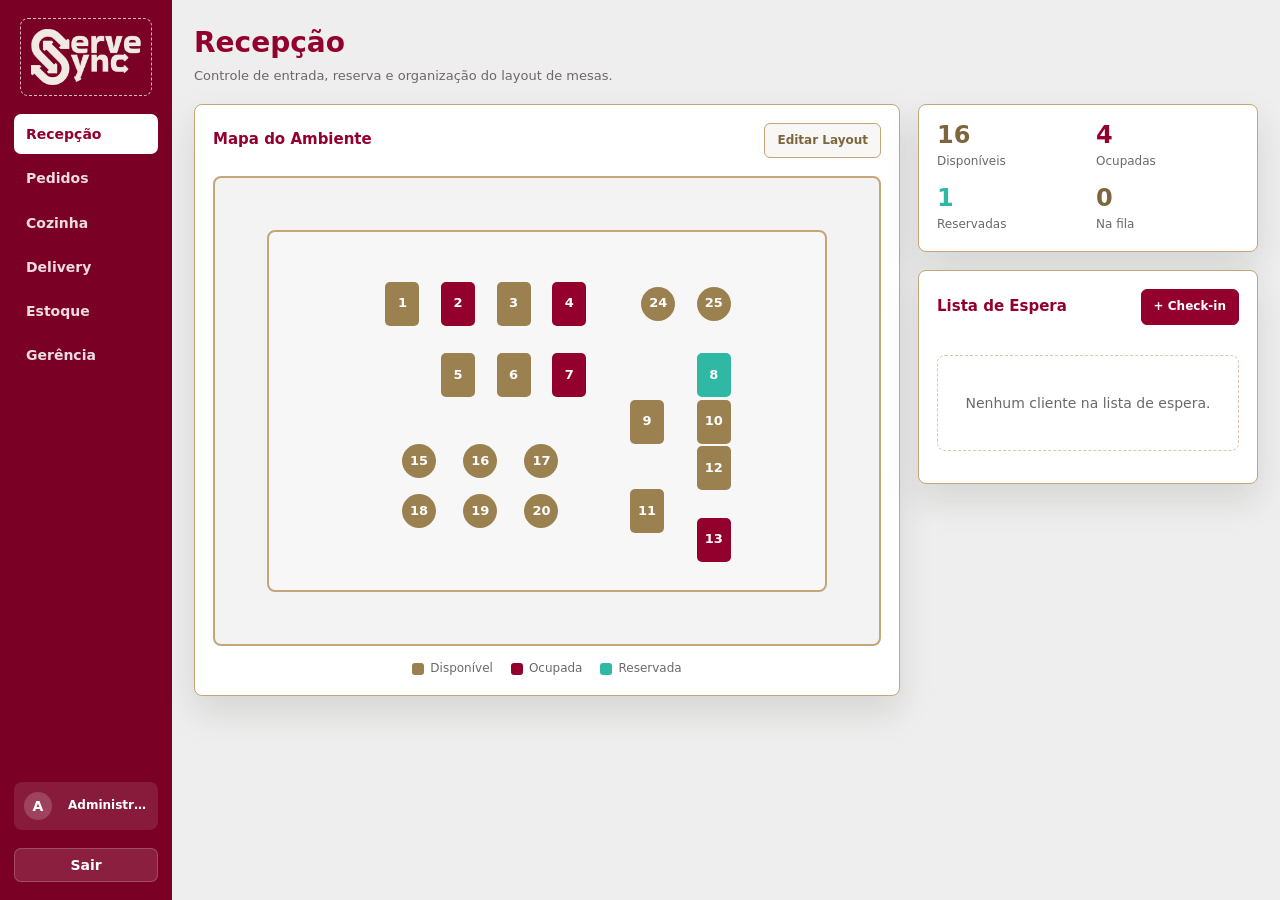
<file: outputs/index.html>
<!doctype html>
<html lang="pt-BR">
  <head>
    <meta charset="utf-8" />
    <meta name="viewport" content="width=device-width, initial-scale=1" />
    <title>ServeSync | Recepção</title>
    <link rel="stylesheet" href="./styles.css" />
  </head>
  <body data-page="recepcao">
    <div class="app-shell">
      <aside class="sidebar" aria-label="Menu principal">
        <div class="brand">
          <label class="logo-field" for="logoInput">
            <img id="logoPreview" alt="Logo do restaurante" hidden />
            <span id="logoPlaceholder">Adicionar logo</span>
            <input id="logoInput" class="sr-only" type="file" accept="image/*" />
          </label>
        </div>

        <nav class="main-nav" aria-label="Áreas do sistema">
          <a class="nav-link active" href="./index.html" aria-current="page" data-nav-page="recepcao">Recepção</a>
          <a class="nav-link" href="./pedidos.html" data-nav-page="pedidos">Pedidos</a>
          <a class="nav-link" href="./cozinha.html" data-nav-page="cozinha">Cozinha</a>
          <a class="nav-link" href="#">Delivery</a>
          <a class="nav-link" href="#">Estoque</a>
          <a class="nav-link" href="#">Gerência</a>
        </nav>

        <div class="user-box" aria-label="Usuário logado">
          <div class="avatar" aria-hidden="true">A</div>
          <div>
            <strong>Administrador</strong>
          </div>
        </div>

        <button class="logout-button" type="button">Sair</button>
      </aside>

      <main class="content">
        <header class="page-header">
          <div>
            <h1>Recepção</h1>
            <p>Controle de entrada, reserva e organização do layout de mesas.</p>
          </div>
        </header>

        <div id="dashboard" class="dashboard">
          <section class="map-card" aria-labelledby="mapTitle">
            <header class="card-header">
              <h2 id="mapTitle">Mapa do Ambiente</h2>
              <div class="normal-actions">
                <button id="editLayoutButton" class="button button-light" type="button">
                  Editar Layout
                </button>
              </div>
              <div class="edit-actions" hidden>
                <button id="addTableButton" class="button button-primary" type="button">
                  Adicionar mesa
                </button>
                <button id="cancelEditButton" class="button button-light" type="button">
                  Cancelar alterações
                </button>
                <button id="confirmEditButton" class="button button-primary" type="button">
                  Confirmar layout
                </button>
              </div>
            </header>

            <div class="floor-wrap">
              <div id="floorPlan" class="floor-plan" aria-label="Mapa de mesas"></div>
            </div>

            <ul class="legend" aria-label="Legenda de status das mesas">
              <li><span class="legend-dot available"></span>Disponível</li>
              <li><span class="legend-dot occupied"></span>Ocupada</li>
              <li><span class="legend-dot reserved"></span>Reservada</li>
            </ul>
          </section>

          <aside class="right-column" aria-label="Resumo da recepção">
            <section class="stats-panel" aria-label="Indicadores de mesas">
              <article>
                <strong id="availableCount">0</strong>
                <span>Disponíveis</span>
              </article>
              <article>
                <strong id="occupiedCount">0</strong>
                <span>Ocupadas</span>
              </article>
              <article>
                <strong id="reservedCount">0</strong>
                <span>Reservadas</span>
              </article>
              <article>
                <strong id="waitingCount">0</strong>
                <span>Na fila</span>
              </article>
            </section>

            <section class="waitlist-panel" aria-labelledby="waitlistTitle">
              <header class="card-header">
                <h2 id="waitlistTitle">Lista de Espera</h2>
                <button id="openCheckinButton" class="button button-primary" type="button">
                  + Check-in
                </button>
              </header>
              <div id="waitlist" class="waitlist" aria-live="polite"></div>
            </section>

          </aside>

          <aside id="editorPanel" class="editor-panel" hidden aria-labelledby="editorTitle">
            <div class="editor-header">
              <h2 id="editorTitle">Editar mesa</h2>
              <button id="closeEditorButton" class="icon-button" type="button" aria-label="Fechar editor">
                x
              </button>
            </div>

            <p id="editorHint" class="editor-hint">Selecione uma mesa no mapa para editar.</p>

            <form id="tableForm" class="table-form" hidden>
              <label>
                Número da mesa
                <input id="tableNumberInput" type="number" min="1" inputmode="numeric" />
              </label>

              <label>
                Formato da mesa
                <select id="tableShapeInput">
                  <option value="rect">Retangular</option>
                  <option value="round">Circular</option>
                </select>
              </label>

              <label>
                Status
                <select id="tableStatusInput">
                  <option value="available">Disponível</option>
                  <option value="occupied">Ocupada</option>
                  <option value="reserved">Reservada</option>
                </select>
              </label>

              <button id="deleteTableButton" class="button button-danger" type="button">
                Apagar mesa
              </button>
              <button class="button button-primary" type="submit">Salvar</button>
            </form>
          </aside>
        </div>
      </main>
    </div>

    <dialog id="checkinDialog" class="modal">
      <form id="checkinForm" method="dialog">
        <header class="modal-header">
          <h2>Novo check-in</h2>
          <button class="icon-button" value="cancel" type="button" data-close-dialog aria-label="Fechar">
            x
          </button>
        </header>

        <label>
          Nome
          <input id="guestNameInput" name="guestName" autocomplete="name" placeholder="Nome do cliente" />
        </label>

        <label>
          Telefone
          <input id="guestPhoneInput" name="guestPhone" autocomplete="tel" inputmode="tel" placeholder="(00) 0000-0000" />
        </label>

        <label>
          Pessoas
          <input id="guestPartyInput" name="guestParty" type="number" min="0" value="0" />
        </label>

        <label>
          Data da reserva
          <input id="guestDateInput" name="guestDate" type="text" inputmode="numeric" placeholder="00/00/0000" />
        </label>

        <label>
          Horário da reserva
          <select id="guestTimeInput" name="guestTime">
            <option value="">Selecione o horário disponível</option>
            <option value="19:00">19:00</option>
            <option value="20:00">20:00</option>
            <option value="21:00">21:00</option>
          </select>
        </label>

        <menu class="modal-actions">
          <button class="button button-primary" value="default" type="submit">
            Adicionar
          </button>
        </menu>
      </form>
    </dialog>

    <dialog id="tableStatusDialog" class="modal">
      <form id="tableStatusForm" method="dialog">
        <header class="modal-header">
          <h2 id="statusDialogTitle">Mesa</h2>
          <button class="icon-button" value="cancel" type="button" data-close-dialog aria-label="Fechar">
            x
          </button>
        </header>

        <label>
          Status da Mesa
          <select id="statusDialogSelect" name="tableStatus">
            <option value="available">Disponível</option>
            <option value="occupied">Ocupada</option>
            <option value="reserved">Reservada</option>
          </select>
        </label>

        <label>
          Quantidade de Pessoas
          <input id="statusPeopleInput" name="tablePeople" type="number" min="0" value="0" />
        </label>

        <p class="warning-box">
          Alterar o status para ocupada iniciará automaticamente o tempo de permanência no dashboard.
        </p>

        <menu class="modal-actions">
          <button class="button button-primary" value="default" type="submit">Salvar</button>
        </menu>
      </form>
    </dialog>

    <script src="./common.js"></script>
    <script src="./auth.js"></script>
    <script src="./script.js"></script>
    <script src="./logout-employee.js"></script>
  </body>
</html>
</file>
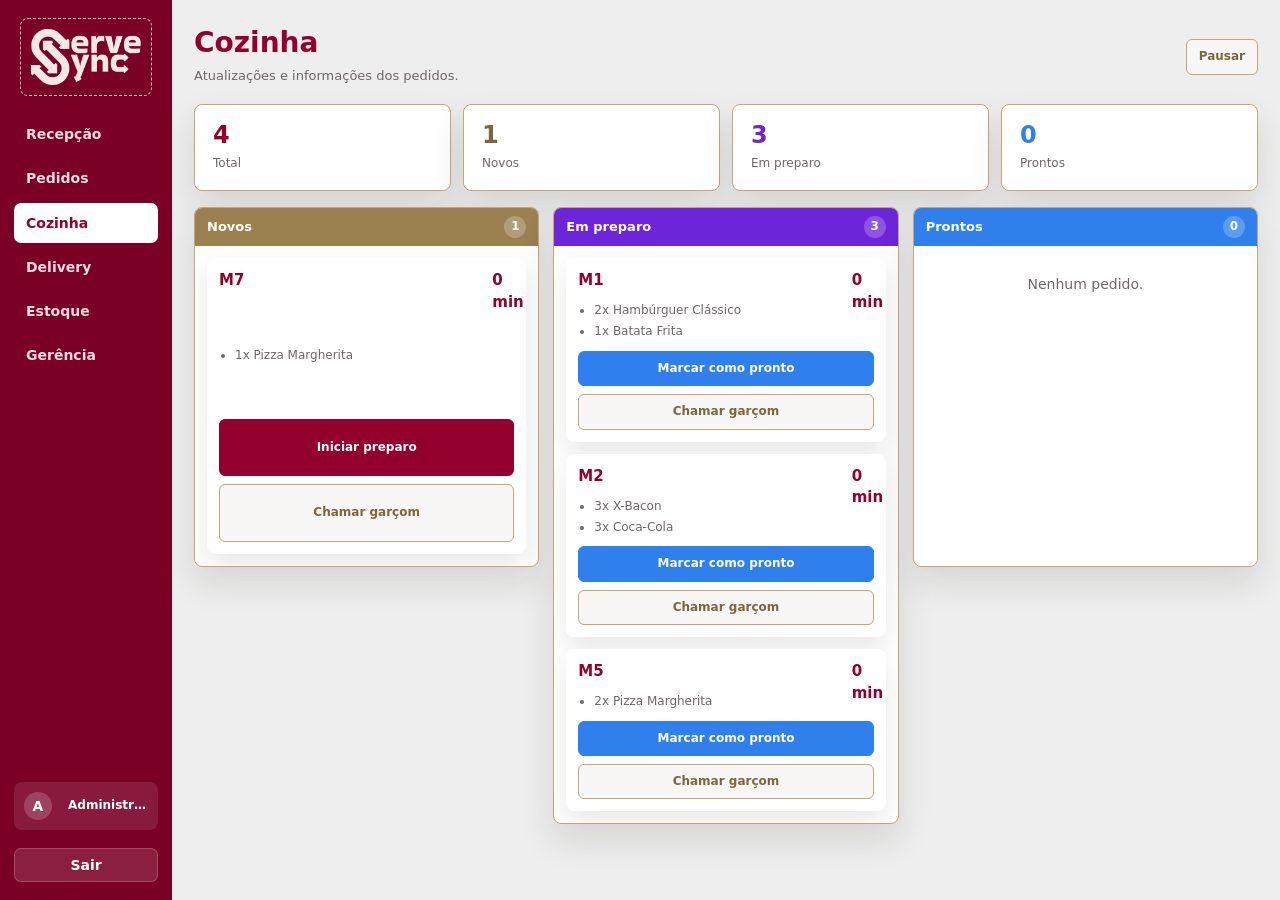
<file: outputs/cozinha.html>
<!doctype html>
<html lang="pt-BR">
  <head>
    <meta charset="utf-8" />
    <meta name="viewport" content="width=device-width, initial-scale=1" />
    <title>ServeSync | Cozinha</title>
    <link rel="stylesheet" href="./styles.css" />
  </head>
  <body data-page="cozinha">
    <div class="app-shell">
      <aside class="sidebar" aria-label="Menu principal">
        <div class="brand">
          <label class="logo-field" for="logoInput">
            <img id="logoPreview" alt="Logo do restaurante" hidden />
            <span id="logoPlaceholder">Adicionar logo</span>
            <input id="logoInput" class="sr-only" type="file" accept="image/*" />
          </label>
        </div>

        <nav class="main-nav" aria-label="Áreas do sistema">
          <a class="nav-link" href="./index.html" data-nav-page="recepcao">Recepção</a>
          <a class="nav-link" href="./pedidos.html" data-nav-page="pedidos">Pedidos</a>
          <a class="nav-link active" href="./cozinha.html" aria-current="page" data-nav-page="cozinha">Cozinha</a>
          <a class="nav-link" href="#">Delivery</a>
          <a class="nav-link" href="#">Estoque</a>
          <a class="nav-link" href="#">Gerência</a>
        </nav>

        <div class="user-box" aria-label="Usuário logado">
          <div class="avatar" aria-hidden="true">A</div>
          <div>
            <strong>Administrador</strong>
          </div>
        </div>

        <button class="logout-button" type="button">Sair</button>
      </aside>

      <main class="content">
        <header class="page-header page-header-actions">
          <div>
            <h1>Cozinha</h1>
            <p>Atualizações e informações dos pedidos.</p>
          </div>

          <button id="pauseKitchenButton" class="button button-light" type="button">Pausar</button>
        </header>

        <section class="kitchen-stats" aria-label="Resumo da cozinha">
          <article>
            <strong id="kitchenTotal">0</strong>
            <span>Total</span>
          </article>
          <article>
            <strong id="kitchenNew">0</strong>
            <span>Novos</span>
          </article>
          <article>
            <strong id="kitchenPreparing">0</strong>
            <span>Em preparo</span>
          </article>
          <article>
            <strong id="kitchenReady">0</strong>
            <span>Prontos</span>
          </article>
        </section>

        <section class="kitchen-board" aria-label="Pedidos da cozinha">
          <div class="kitchen-column" data-column="new">
            <header>
              <h2>Novos</h2>
              <span id="newCount">0</span>
            </header>
            <div id="newOrders" class="order-list"></div>
          </div>

          <div class="kitchen-column preparing" data-column="preparing">
            <header>
              <h2>Em preparo</h2>
              <span id="preparingCount">0</span>
            </header>
            <div id="preparingOrders" class="order-list"></div>
          </div>

          <div class="kitchen-column ready" data-column="ready">
            <header>
              <h2>Prontos</h2>
              <span id="readyCount">0</span>
            </header>
            <div id="readyOrders" class="order-list"></div>
          </div>
        </section>
      </main>
    </div>

    <script src="./common.js"></script>
    <script src="./auth.js"></script>
    <script src="./cozinha.js"></script>
    <script src="./logout-employee.js"></script>
  </body>
</html>
</file>
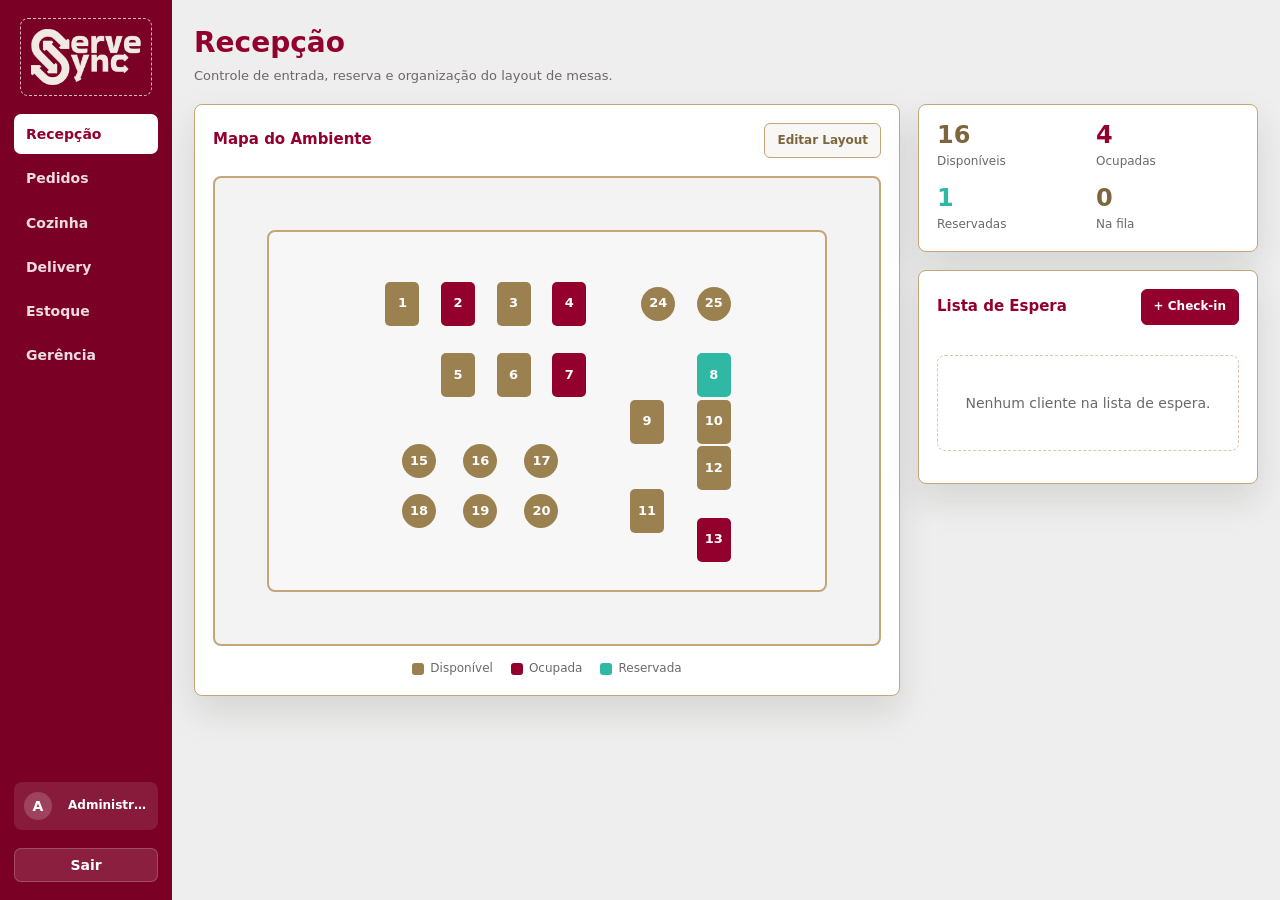
<file: outputs/home.html>
<!doctype html>
<html lang="pt-BR">
  <head>
    <meta charset="utf-8" />
    <meta name="viewport" content="width=device-width, initial-scale=1" />
    <title>ServeSync | Home</title>
    <link rel="stylesheet" href="./styles.css" />
  </head>
  <body data-page="home">
    <div class="app-shell" style="grid-template-columns: 1fr;">
      <main class="content" style="max-width: 520px; margin: 0 auto;">
        <header class="page-header" style="margin-bottom: 10px;">
          <div>
            <h1 style="margin: 0;">Acessando...</h1>
            <p>Redirecionando para a recepção.</p>
          </div>
        </header>
        <div class="map-card" style="padding: 18px;">
          <p style="margin: 0; color: var(--muted); font-weight: 700;">
            Se não redirecionar automaticamente, clique no botão abaixo.
          </p>
          <div style="margin-top: 14px;">
            <button
              class="button button-primary"
              type="button"
              id="goRecepcao"
              style="width: 100%;"
            >
              Ir para Recepção
            </button>
          </div>
        </div>
      </main>
    </div>

    <script>
      (function () {
        const go = () => {
          // Direciona para a página principal do funcionário
          window.location.href = "./index.html";
        };

        document.querySelector("#goRecepcao").addEventListener("click", go);
        setTimeout(go, 300);
      })();
    </script>
  </body>
</html>
</file>
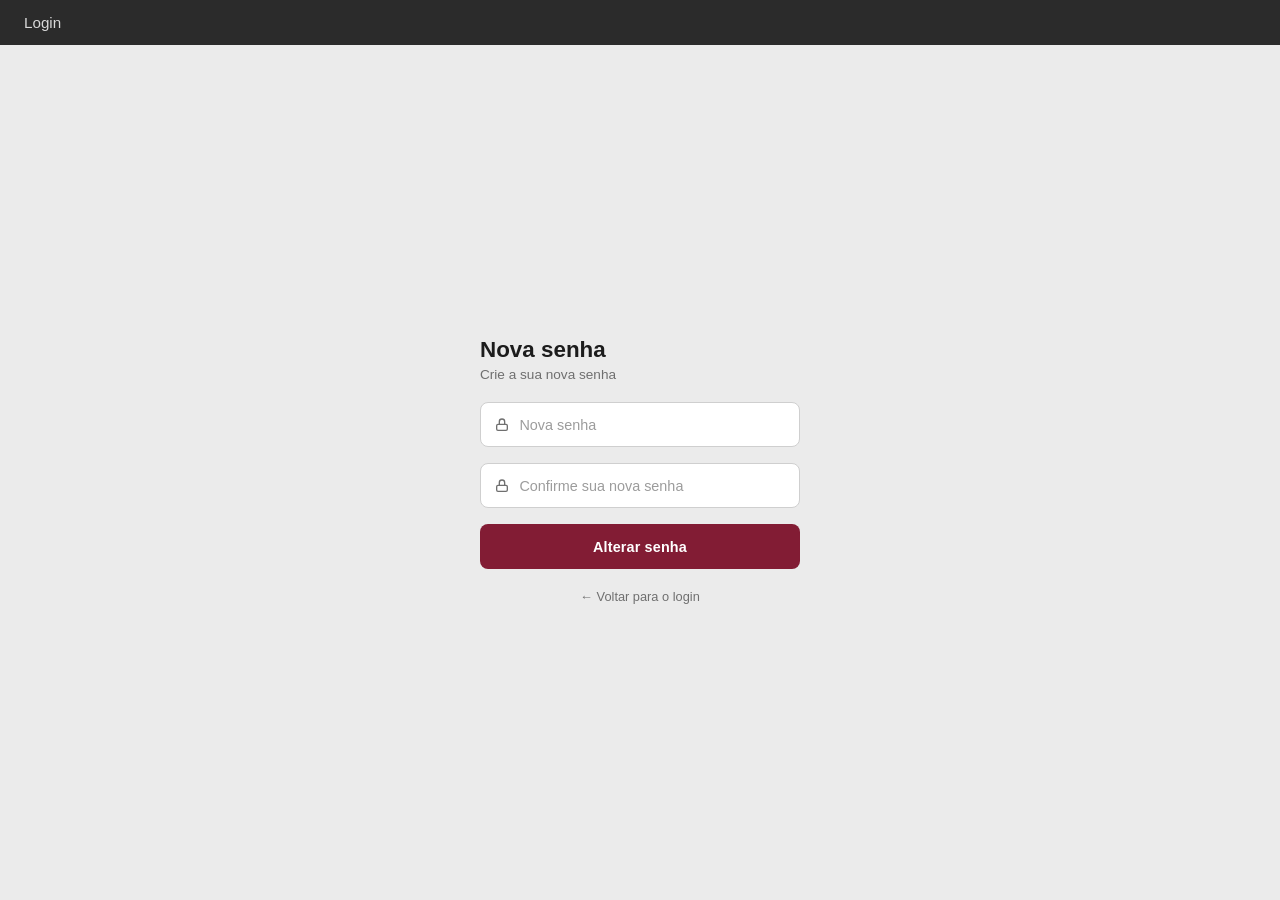
<file: outputs/nova-senha.html>
<!DOCTYPE html>
<html lang="pt-BR">
<head>
<meta charset="UTF-8">
<meta name="viewport" content="width=device-width, initial-scale=1.0">
<title>ServeSync — Nova senha</title>
<link rel="stylesheet" href="style.css">
</head>
<body>
  <header class="topbar">
    <span class="topbar__title">Login</span>
  </header>

  <main class="app app--solo">
    <section class="panel">
      <div class="panel__form">
        <header class="panel__header">
          <h1>Nova senha</h1>
          <p>Crie a sua nova senha</p>
        </header>

        <form class="form" id="form-newpass" action="sucesso.html" method="get" novalidate>
          <div class="field">
            <label for="new-senha">Nova senha</label>
            <span class="field__icon" aria-hidden="true">
              <svg viewBox="0 0 24 24" fill="none" stroke="currentColor" stroke-width="2" stroke-linecap="round" stroke-linejoin="round">
                <rect x="4" y="11" width="16" height="9" rx="2"/>
                <path d="M8 11V7a4 4 0 0 1 8 0v4"/>
              </svg>
            </span>
            <input type="password" id="new-senha" name="senha" placeholder="Nova senha" required minlength="8">
          </div>

          <div class="field">
            <label for="confirm-senha">Confirme sua nova senha</label>
            <span class="field__icon" aria-hidden="true">
              <svg viewBox="0 0 24 24" fill="none" stroke="currentColor" stroke-width="2" stroke-linecap="round" stroke-linejoin="round">
                <rect x="4" y="11" width="16" height="9" rx="2"/>
                <path d="M8 11V7a4 4 0 0 1 8 0v4"/>
              </svg>
            </span>
            <input type="password" id="confirm-senha" name="confirmar" placeholder="Confirme sua nova senha" required minlength="8">
          </div>

          <p class="form__error" id="newpass-error" role="alert" hidden>As senhas não coincidem.</p>

          <button type="submit" class="btn btn--primary">Alterar senha</button>

          <a href="login.html" class="link link--back">← Voltar para o login</a>
        </form>
      </div>
    </section>
  </main>

  <script src="script.js"></script>
</body>
</html>
</file>
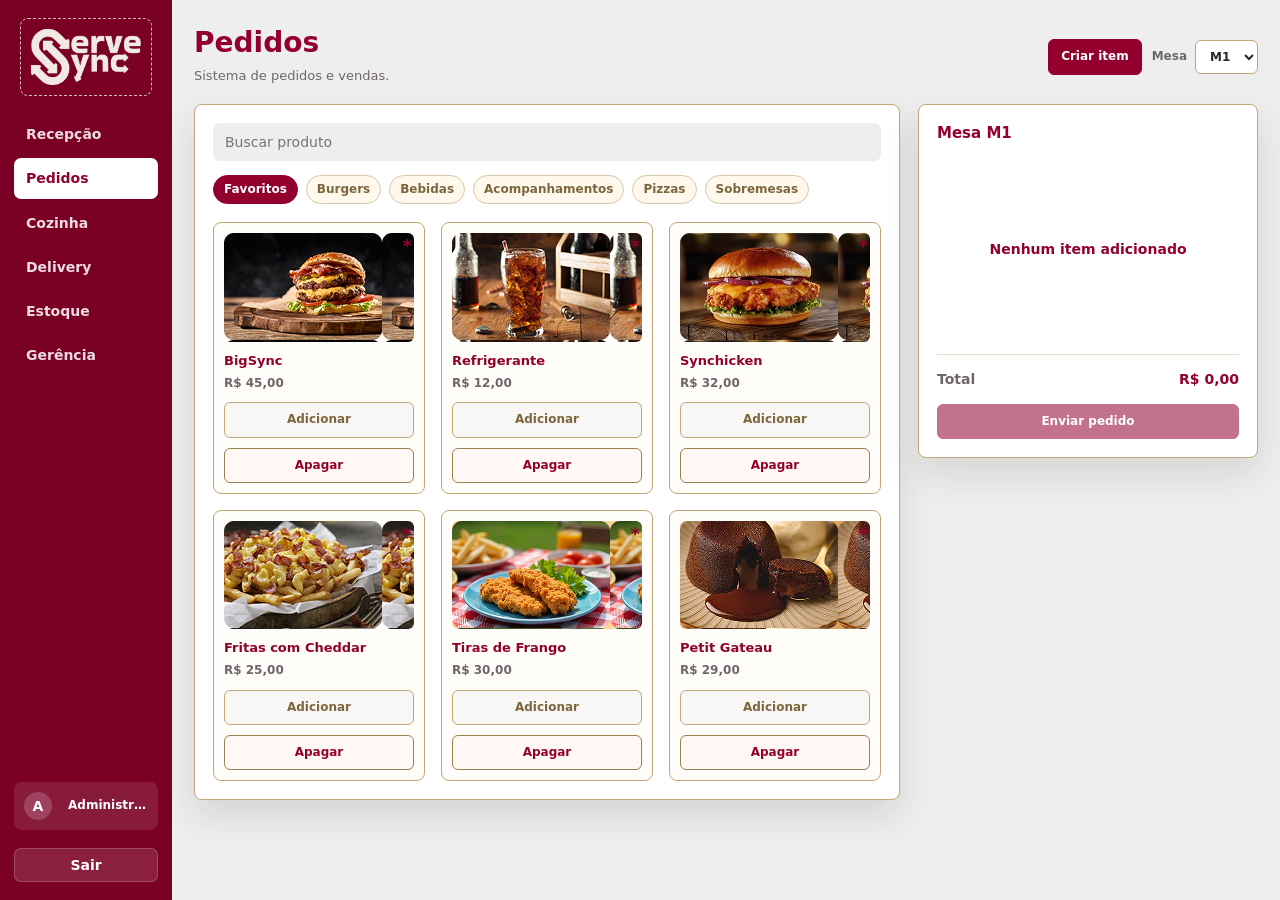
<file: outputs/pedidos.html>
<!doctype html>
<html lang="pt-BR">
  <head>
    <meta charset="utf-8" />
    <meta name="viewport" content="width=device-width, initial-scale=1" />
    <title>ServeSync | Pedidos</title>
    <link rel="stylesheet" href="./styles.css" />
  </head>
  <body data-page="pedidos">
    <div class="app-shell">
      <aside class="sidebar" aria-label="Menu principal">
        <div class="brand">
          <label class="logo-field" for="logoInput">
            <img id="logoPreview" alt="Logo do restaurante" hidden />
            <span id="logoPlaceholder">Adicionar logo</span>
            <input id="logoInput" class="sr-only" type="file" accept="image/*" />
          </label>
        </div>

        <nav class="main-nav" aria-label="Áreas do sistema">
          <a class="nav-link" href="./index.html" data-nav-page="recepcao">Recepção</a>
          <a class="nav-link active" href="./pedidos.html" aria-current="page" data-nav-page="pedidos">Pedidos</a>
          <a class="nav-link" href="./cozinha.html" data-nav-page="cozinha">Cozinha</a>
          <a class="nav-link" href="#">Delivery</a>
          <a class="nav-link" href="#">Estoque</a>
          <a class="nav-link" href="#">Gerência</a>
        </nav>

        <div class="user-box" aria-label="Usuário logado">
          <div class="avatar" aria-hidden="true">A</div>
          <div>
            <strong>Administrador</strong>
          </div>
        </div>

        <button class="logout-button" type="button">Sair</button>
      </aside>

      <main class="content">
        <header class="page-header page-header-actions">
          <div>
            <h1>Pedidos</h1>
            <p>Sistema de pedidos e vendas.</p>
          </div>

          <div class="toolbar-actions">
            <button id="openProductButton" class="button button-primary" type="button">Criar item</button>
            <label class="inline-field">
              Mesa
              <select id="tableSelect">
                <option value="M1">M1</option>
                <option value="M2">M2</option>
                <option value="M4">M4</option>
                <option value="M7">M7</option>
              </select>
            </label>
          </div>
        </header>

        <div class="orders-layout">
          <section class="menu-panel" aria-labelledby="menuTitle">
            <h2 id="menuTitle" class="sr-only">Cardápio</h2>
            <label class="search-field">
              <span class="sr-only">Buscar produto</span>
              <input id="productSearch" type="search" placeholder="Buscar produto" />
            </label>

            <div class="category-tabs" role="tablist" aria-label="Categorias do cardápio">
              <button class="category-tab active" type="button" data-category="all">Favoritos</button>
              <button class="category-tab" type="button" data-category="burgers">Burgers</button>
              <button class="category-tab" type="button" data-category="bebidas">Bebidas</button>
              <button class="category-tab" type="button" data-category="acompanhamentos">Acompanhamentos</button>
              <button class="category-tab" type="button" data-category="pizzas">Pizzas</button>
              <button class="category-tab" type="button" data-category="sobremesas">Sobremesas</button>
            </div>

            <div id="productGrid" class="product-grid" aria-live="polite"></div>
          </section>

          <aside class="cart-panel" aria-labelledby="cartTitle">
            <h2 id="cartTitle">Mesa <span id="currentTableLabel">M1</span></h2>
            <div id="cartItems" class="cart-items" aria-live="polite"></div>

            <footer class="cart-footer">
              <div class="cart-total">
                <span>Total</span>
                <strong id="cartTotal">R$ 0,00</strong>
              </div>
              <button id="sendOrderButton" class="button button-primary" type="button">Enviar pedido</button>
            </footer>
          </aside>
        </div>
      </main>
    </div>

    <dialog id="productDialog" class="modal product-modal">
      <form id="productForm" method="dialog">
        <header class="modal-header">
          <h2>Adicionar novo produto</h2>
          <button class="icon-button" value="cancel" type="button" data-close-dialog aria-label="Fechar">
            x
          </button>
        </header>

        <label>
          Nome do Produto
          <input id="productNameInput" name="productName" placeholder="Ex: Hambúrguer Especial" />
        </label>

        <label>
          Preço (R$)
          <input id="productPriceInput" name="productPrice" type="number" min="0" step="0.01" placeholder="0" />
        </label>

        <label>
          Categoria
          <select id="productCategoryInput" name="productCategory">
            <option value="burgers">Burgers</option>
            <option value="bebidas">Bebidas</option>
            <option value="acompanhamentos">Acompanhamentos</option>
            <option value="pizzas">Pizzas</option>
            <option value="sobremesas">Sobremesas</option>
          </select>
        </label>

        <label>
          Imagem do Produto
          <span class="file-control">
            <span id="productImagePreview" class="file-preview" aria-hidden="true"></span>
            <input id="productImageInput" name="productImage" type="file" accept="image/*" />
          </span>
        </label>

        <div id="ingredientPreview" class="ingredient-preview" hidden></div>

        <button id="openIngredientButton" class="button button-light" type="button">Adicionar ingredientes</button>
        <button id="deleteDraftButton" class="button button-danger" type="button">Apagar produto</button>
        <button class="button button-primary" type="submit">Adicionar ao cardápio</button>
      </form>
    </dialog>

    <dialog id="ingredientDialog" class="modal ingredient-modal">
      <form id="ingredientForm" method="dialog">
        <header class="modal-header">
          <h2>Adicionar novo ingrediente</h2>
          <button class="icon-button" value="cancel" type="button" data-close-dialog aria-label="Fechar">
            x
          </button>
        </header>

        <div id="selectedIngredients" class="selected-ingredients" aria-live="polite"></div>

        <label>
          Ingrediente
          <select id="ingredientSelect" name="ingredient">
            <option value="">Selecione o item</option>
            <option value="Pão">Pão</option>
            <option value="Carne">Carne</option>
            <option value="Alface">Alface</option>
            <option value="Tomate">Tomate</option>
            <option value="Cebola">Cebola</option>
          </select>
        </label>

        <button class="button button-primary" type="submit">Adicionar ao produto</button>
      </form>
    </dialog>

    <script src="./common.js"></script>
    <script src="./auth.js"></script>
    <script src="./pedidos.js"></script>
    <script src="./logout-employee.js"></script>
  </body>
</html>
</file>
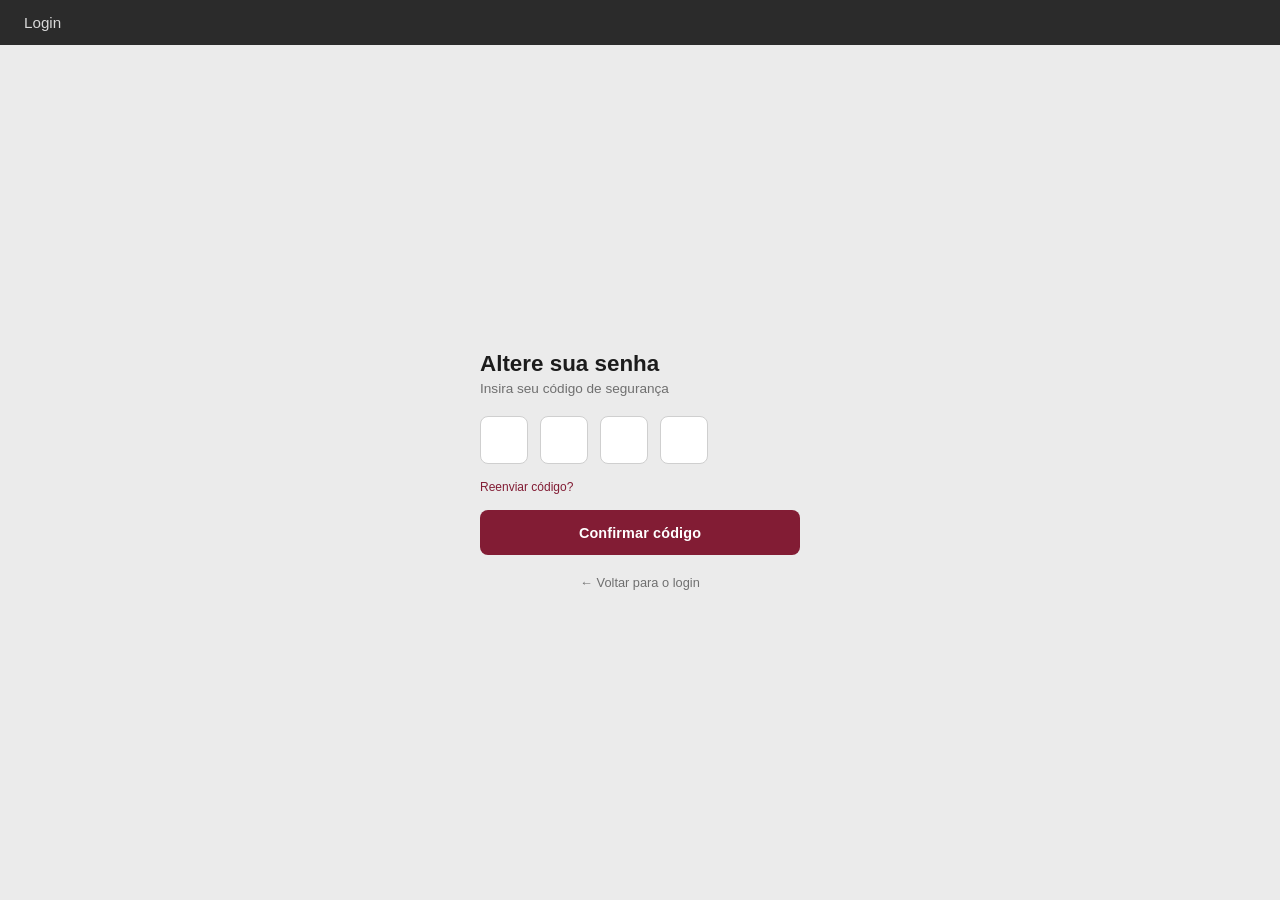
<file: outputs/recuperar-codigo.html>
<!DOCTYPE html>
<html lang="pt-BR">
<head>
<meta charset="UTF-8">
<meta name="viewport" content="width=device-width, initial-scale=1.0">
<title>ServeSync — Código de verificação</title>
<link rel="stylesheet" href="style.css">
</head>
<body>
  <header class="topbar">
    <span class="topbar__title">Login</span>
  </header>

  <main class="app app--solo">
    <section class="panel">
      <div class="panel__form">
        <header class="panel__header">
          <h1>Altere sua senha</h1>
          <p>Insira seu código de segurança</p>
        </header>

        <form class="form" id="form-code" action="nova-senha.html" method="get" novalidate>
          <div class="otp" role="group" aria-label="Código de verificação">
            <input type="text" inputmode="numeric" maxlength="1" class="otp__input" aria-label="Dígito 1" required>
            <input type="text" inputmode="numeric" maxlength="1" class="otp__input" aria-label="Dígito 2" required>
            <input type="text" inputmode="numeric" maxlength="1" class="otp__input" aria-label="Dígito 3" required>
            <input type="text" inputmode="numeric" maxlength="1" class="otp__input" aria-label="Dígito 4" required>
          </div>

          <a href="#" class="link link--small" id="resend-code">Reenviar código?</a>

          <button type="submit" class="btn btn--primary">Confirmar código</button>

          <a href="login.html" class="link link--back">← Voltar para o login</a>
        </form>
      </div>
    </section>
  </main>

  <script src="script.js"></script>
</body>
</html>
</file>
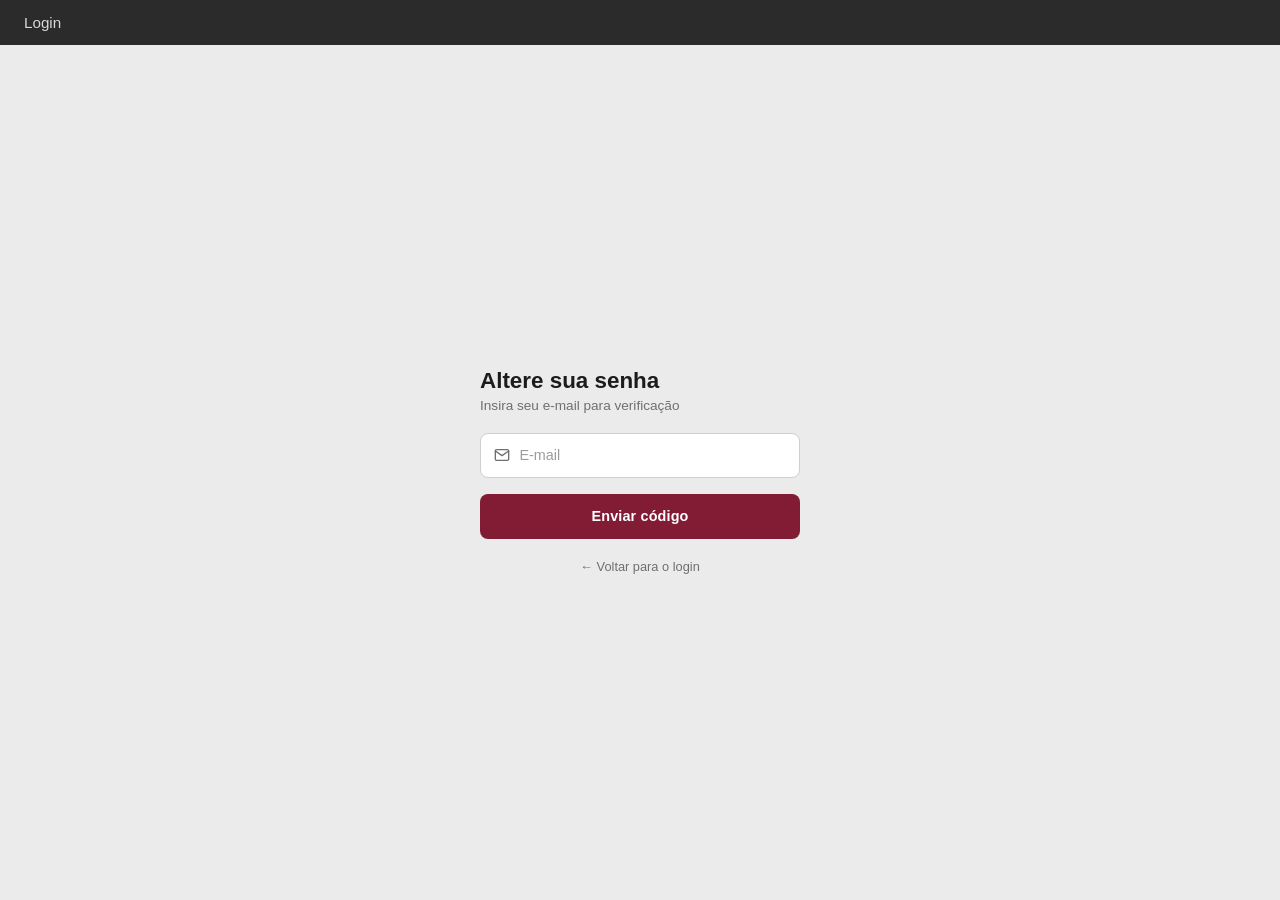
<file: outputs/recuperar-email.html>
<!DOCTYPE html>
<html lang="pt-BR">
<head>
<meta charset="UTF-8">
<meta name="viewport" content="width=device-width, initial-scale=1.0">
<title>ServeSync — Recuperar senha</title>
<link rel="stylesheet" href="style.css">
</head>
<body>
  <header class="topbar">
    <span class="topbar__title">Login</span>
  </header>

  <main class="app app--solo">
    <section class="panel">
      <div class="panel__form">
        <header class="panel__header">
          <h1>Altere sua senha</h1>
          <p>Insira seu e-mail para verificação</p>
        </header>

        <form class="form" action="recuperar-codigo.html" method="get" novalidate>
          <div class="field">
            <label for="recover-email">E-mail</label>
            <span class="field__icon" aria-hidden="true">
              <svg viewBox="0 0 24 24" fill="none" stroke="currentColor" stroke-width="2" stroke-linecap="round" stroke-linejoin="round">
                <rect x="2" y="4" width="20" height="16" rx="2"/>
                <path d="M2 6l10 7 10-7"/>
              </svg>
            </span>
            <input type="email" id="recover-email" name="email" placeholder="E-mail" required>
          </div>

          <button type="submit" class="btn btn--primary">Enviar código</button>

          <a href="login.html" class="link link--back">← Voltar para o login</a>
        </form>
      </div>
    </section>
  </main>

  <script src="script.js"></script>
</body>
</html>
</file>
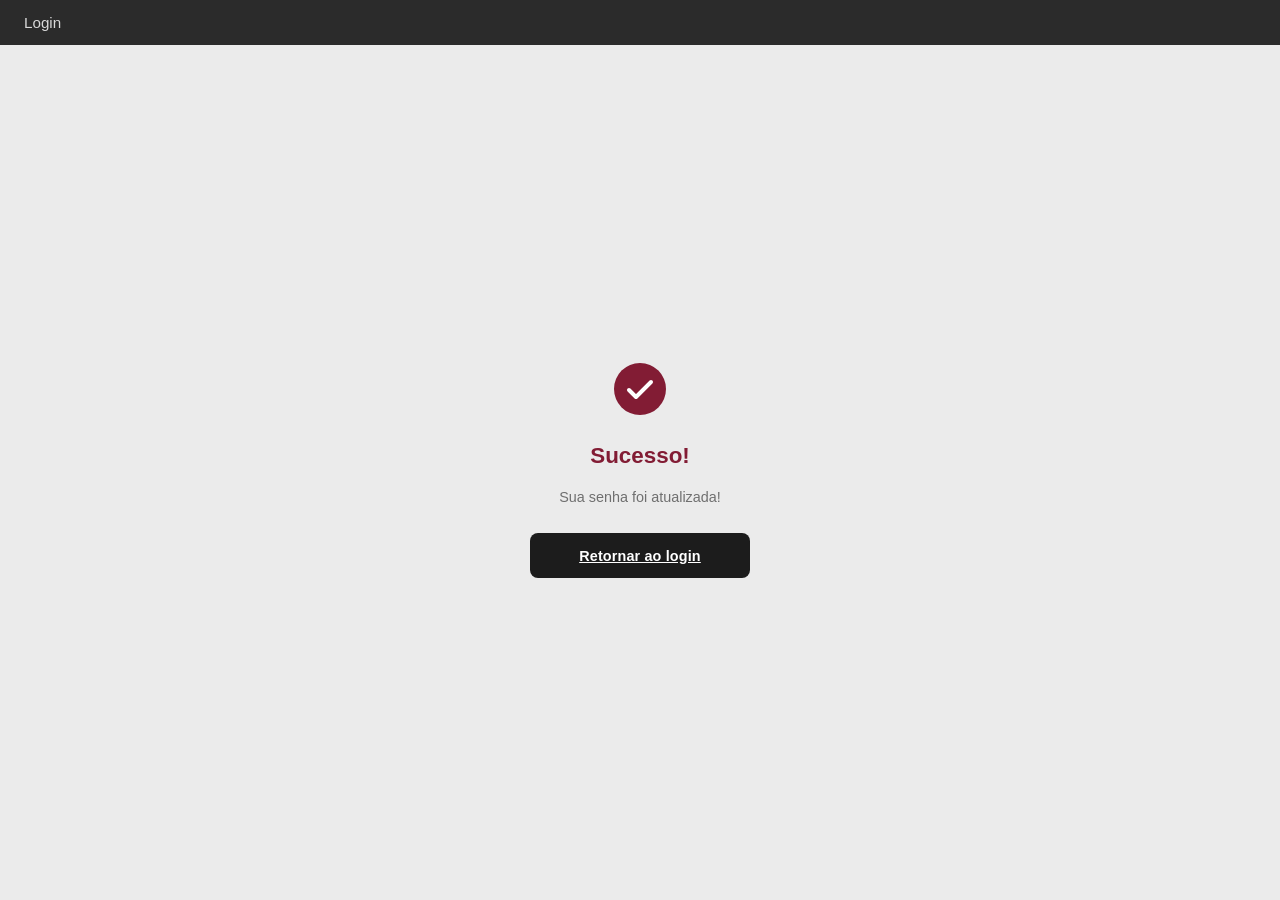
<file: outputs/sucesso.html>
<!DOCTYPE html>
<html lang="pt-BR">
<head>
<meta charset="UTF-8">
<meta name="viewport" content="width=device-width, initial-scale=1.0">
<title>ServeSync — Senha atualizada</title>
<link rel="stylesheet" href="style.css">
</head>
<body>
  <header class="topbar">
    <span class="topbar__title">Login</span>
  </header>

  <main class="app app--solo">
    <section class="panel">
      <div class="panel__form panel__form--center">
        <div class="success-icon" aria-hidden="true">
          <svg viewBox="0 0 52 52" width="52" height="52">
            <circle cx="26" cy="26" r="26" fill="currentColor"/>
            <path d="M15 27l7 7 15-15" stroke="#fff" stroke-width="4" fill="none" stroke-linecap="round" stroke-linejoin="round"/>
          </svg>
        </div>
        <h1 class="success-title">Sucesso!</h1>
        <p class="success-text">Sua senha foi atualizada!</p>

        <a href="login.html" class="btn btn--dark">Retornar ao login</a>
      </div>
    </section>
  </main>

  <script src="script.js"></script>
</body>
</html>
</file>
<file: outputs/styles.css>
:root {
  --wine: #93002d;
  --wine-dark: #7a0026;
  --wine-soft: #b01f4f;
  --gold: #9b8150;
  --gold-dark: #7d663d;
  --teal: #2fb8a4;
  --paper: #f8f7f6;
  --surface: #ffffff;
  --page: #eeeeee;
  --ink: #2b2527;
  --muted: #6e6769;
  --line: #c4a678;
  --shadow: 0 16px 35px rgba(39, 31, 24, 0.12);
  --radius: 8px;
}

* {
  box-sizing: border-box;
}

html {
  min-height: 100%;
}

body {
  min-height: 100vh;
  margin: 0;
  background: var(--page);
  color: var(--ink);
  font-family: Inter, ui-sans-serif, system-ui, -apple-system, BlinkMacSystemFont, "Segoe UI", sans-serif;
  font-size: 14px;
  line-height: 1.45;
}

button,
input,
select,
textarea {
  font: inherit;
}

button {
  cursor: pointer;
}

button:disabled {
  cursor: not-allowed;
  opacity: 0.55;
}

.sr-only {
  position: absolute;
  width: 1px;
  height: 1px;
  padding: 0;
  overflow: hidden;
  clip: rect(0, 0, 0, 0);
  white-space: nowrap;
  border: 0;
}

.app-shell {
  display: grid;
  min-height: 100vh;
  grid-template-columns: 172px minmax(0, 1fr);
}

.sidebar {
  display: flex;
  min-height: 100vh;
  flex-direction: column;
  gap: 18px;
  padding: 18px 14px;
  background: var(--wine-dark);
  color: #ffffff;
}

.brand {
  display: flex;
  justify-content: center;
  min-height: 70px;
}

.logo-field {
  display: grid;
  width: 132px;
  min-height: 64px;
  place-items: center;
  padding: 10px;
  border: 1px dashed rgba(255, 255, 255, 0.72);
  border-radius: var(--radius);
  color: rgba(255, 255, 255, 0.88);
  text-align: center;
  font-weight: 700;
  transition: background 0.2s ease, border-color 0.2s ease;
}

.logo-field:hover {
  background: rgba(255, 255, 255, 0.08);
  border-color: #ffffff;
}

.logo-field img {
  display: block;
  width: 100%;
  max-height: 58px;
  object-fit: contain;
}

.logo-field img[hidden],
#logoPlaceholder[hidden],
.normal-actions[hidden],
.edit-actions[hidden] {
  display: none;
}

.main-nav {
  display: grid;
  gap: 4px;
}

.nav-link {
  display: block;
  min-height: 36px;
  padding: 10px 12px;
  border-radius: 7px;
  color: rgba(255, 255, 255, 0.86);
  text-decoration: none;
  font-weight: 600;
}

.nav-link:hover,
.nav-link.active {
  background: #ffffff;
  color: var(--wine);
}

.user-box {
  display: grid;
  grid-template-columns: 34px minmax(0, 1fr);
  align-items: center;
  gap: 10px;
  margin-top: auto;
  padding: 10px;
  border-radius: var(--radius);
  background: rgba(255, 255, 255, 0.1);
}

.avatar {
  display: grid;
  width: 28px;
  height: 28px;
  place-items: center;
  border-radius: 50%;
  background: rgba(255, 255, 255, 0.18);
  color: #ffffff;
  font-weight: 800;
}

.user-box strong {
  display: block;
  overflow: hidden;
  color: #ffffff;
  font-size: 12px;
  text-overflow: ellipsis;
  white-space: nowrap;
}

.logout-button {
  min-height: 34px;
  border: 1px solid rgba(255, 255, 255, 0.2);
  border-radius: 7px;
  background: rgba(255, 255, 255, 0.12);
  color: #ffffff;
  font-weight: 700;
}

.content {
  min-width: 0;
  padding: 28px 22px;
}

.page-header {
  display: flex;
  align-items: flex-start;
  justify-content: space-between;
  gap: 16px;
  margin-bottom: 18px;
}

.page-header h1 {
  margin: 0;
  color: var(--wine);
  font-size: 28px;
  line-height: 1.1;
}

.page-header p {
  margin: 8px 0 0;
  color: var(--muted);
  font-size: 13px;
}

.page-header-actions {
  align-items: center;
}

.toolbar-actions {
  display: flex;
  flex-wrap: wrap;
  align-items: center;
  justify-content: flex-end;
  gap: 10px;
}

.inline-field {
  display: inline-flex;
  align-items: center;
  gap: 8px;
  color: var(--muted);
  font-size: 12px;
  font-weight: 800;
}

.inline-field select {
  min-height: 34px;
  border: 1px solid var(--line);
  border-radius: 6px;
  background: var(--surface);
  color: var(--ink);
  padding: 6px 10px;
}

.dashboard {
  display: grid;
  grid-template-columns: minmax(0, 1fr) minmax(280px, 340px);
  gap: 18px;
  align-items: start;
}

.dashboard.editing {
  grid-template-columns: minmax(0, 1fr) minmax(260px, 300px);
}

.map-card,
.stats-panel,
.waitlist-panel,
.status-panel,
.editor-panel {
  border: 1px solid var(--line);
  border-radius: var(--radius);
  background: var(--surface);
  box-shadow: var(--shadow);
}

.map-card {
  min-width: 0;
  padding: 18px;
}

.card-header,
.editor-header,
.modal-header {
  display: flex;
  align-items: center;
  justify-content: space-between;
  gap: 12px;
}

.card-header h2,
.editor-header h2,
.modal-header h2,
.status-panel h2 {
  margin: 0;
  color: var(--wine);
  font-size: 15px;
}

.edit-actions {
  display: flex;
  flex-wrap: wrap;
  justify-content: flex-end;
  gap: 8px;
}

.button {
  min-height: 34px;
  padding: 8px 12px;
  border-radius: 6px;
  border: 1px solid transparent;
  font-size: 12px;
  font-weight: 800;
}

.button-primary {
  border-color: var(--wine);
  background: var(--wine);
  color: #ffffff;
}

.button-primary:hover {
  background: var(--wine-dark);
}

.button-light {
  border-color: var(--line);
  background: var(--paper);
  color: var(--gold-dark);
}

.button-light:hover {
  border-color: var(--gold);
  background: #fffaf2;
}

.button-danger {
  border-color: var(--gold);
  background: #fff8f5;
  color: var(--wine);
}

.button-danger:hover {
  border-color: var(--wine);
}

.button-blue {
  border-color: #2f80ed;
  background: #2f80ed;
  color: #ffffff;
}

.button-blue:hover {
  background: #226bd0;
}

.icon-button {
  display: grid;
  width: 32px;
  height: 32px;
  place-items: center;
  border: 0;
  border-radius: 50%;
  background: #f1eeee;
  color: var(--muted);
  font-weight: 900;
}

.floor-wrap {
  display: grid;
  min-height: 470px;
  margin-top: 18px;
  place-items: center;
  border: 2px solid var(--line);
  border-radius: var(--radius);
  background: #f3f3f3;
}

.floor-plan {
  position: relative;
  width: min(560px, 82vw);
  aspect-ratio: 1.55;
  border: 2px solid var(--line);
  border-radius: var(--radius);
  background: #f7f7f7;
}

.table-seat {
  position: absolute;
  display: grid;
  width: 34px;
  height: 44px;
  place-items: center;
  transform: translate(-50%, -50%);
  border: 0;
  border-radius: 5px;
  color: #ffffff;
  font-size: 13px;
  font-weight: 900;
  user-select: none;
  touch-action: none;
  transition: outline-color 0.2s ease, transform 0.2s ease, box-shadow 0.2s ease;
}

.table-seat.round {
  width: 34px;
  height: 34px;
  border-radius: 50%;
}

.table-seat.available {
  background: var(--gold);
}

.table-seat.occupied {
  background: var(--wine);
}

.table-seat.reserved {
  background: var(--teal);
}

.table-seat:hover,
.table-seat.selected {
  z-index: 2;
  outline: 3px solid rgba(147, 0, 45, 0.2);
  box-shadow: 0 12px 20px rgba(63, 44, 22, 0.24);
}

.table-seat.dragging {
  z-index: 3;
  transform: translate(-50%, -50%) scale(1.08);
}

.map-card.edit-mode .table-seat:not(.selected) {
  opacity: 0.54;
}

.legend {
  display: flex;
  flex-wrap: wrap;
  justify-content: center;
  gap: 18px;
  margin: 14px 0 0;
  padding: 0;
  color: var(--muted);
  font-size: 12px;
  list-style: none;
}

.legend li {
  display: inline-flex;
  align-items: center;
  gap: 6px;
}

.legend-dot {
  display: inline-block;
  width: 12px;
  height: 12px;
  border-radius: 3px;
}

.legend-dot.available {
  background: var(--gold);
}

.legend-dot.occupied {
  background: var(--wine);
}

.legend-dot.reserved {
  background: var(--teal);
}

.right-column {
  display: grid;
  gap: 18px;
}

.dashboard.editing .right-column {
  display: none;
}

.stats-panel {
  display: grid;
  grid-template-columns: repeat(2, minmax(0, 1fr));
  gap: 16px;
  padding: 18px;
}

.stats-panel article {
  min-width: 0;
}

.stats-panel strong {
  display: block;
  color: var(--gold-dark);
  font-size: 24px;
  line-height: 1;
}

.stats-panel article:nth-child(2) strong {
  color: var(--wine);
}

.stats-panel article:nth-child(3) strong {
  color: var(--teal);
}

.stats-panel span {
  display: block;
  margin-top: 6px;
  color: var(--muted);
  font-size: 12px;
}

.waitlist-panel,
.status-panel,
.editor-panel {
  padding: 18px;
}

.waitlist {
  display: grid;
  gap: 10px;
  margin-top: 16px;
}

.empty-state {
  min-height: 96px;
  display: grid;
  place-items: center;
  border: 1px dashed #d7c7b0;
  border-radius: var(--radius);
  color: var(--muted);
  text-align: center;
}

.wait-item {
  display: grid;
  gap: 8px;
  padding: 12px;
  border: 1px solid var(--line);
  border-radius: var(--radius);
  background: #fffdfa;
}

.wait-item-top {
  display: flex;
  align-items: flex-start;
  justify-content: space-between;
  gap: 10px;
}

.guest-lines {
  display: grid;
  min-width: 0;
  gap: 5px;
}

.guest-name,
.guest-phone {
  display: block;
  min-height: 16px;
  overflow: hidden;
  color: var(--wine);
  font-weight: 800;
  text-overflow: ellipsis;
  white-space: nowrap;
}

.guest-phone {
  color: var(--muted);
  font-size: 12px;
  font-weight: 600;
}

.blank-line {
  width: 118px;
  border-bottom: 1px solid #d8d0c8;
}

.blank-line.short {
  width: 92px;
}

.chip {
  display: inline-flex;
  align-items: center;
  justify-content: center;
  min-height: 22px;
  padding: 4px 8px;
  border-radius: 999px;
  background: var(--teal);
  color: #ffffff;
  font-size: 11px;
  font-weight: 900;
}

.wait-meta {
  display: flex;
  flex-wrap: wrap;
  justify-content: space-between;
  gap: 8px;
  color: var(--muted);
  font-size: 12px;
}

.wait-item .button {
  width: 100%;
  background: var(--gold);
  border-color: var(--gold);
}

.wait-item .button:hover {
  background: var(--gold-dark);
}

.status-panel {
  display: grid;
  gap: 12px;
}

.status-panel[hidden] {
  display: none;
}

.status-panel p {
  margin: 0;
  color: var(--muted);
}

.status-actions {
  display: grid;
  grid-template-columns: repeat(3, minmax(0, 1fr));
  gap: 8px;
}

.editor-panel {
  display: grid;
  gap: 16px;
}

.editor-panel[hidden] {
  display: none;
}

.editor-hint {
  margin: 0;
  color: var(--muted);
}

.table-form,
.modal form {
  display: grid;
  gap: 14px;
}

.table-form label,
.modal label {
  display: grid;
  gap: 7px;
  color: var(--muted);
  font-size: 12px;
  font-weight: 800;
}

.table-form input,
.table-form select,
.modal input,
.modal select,
.modal textarea {
  width: 100%;
  min-height: 38px;
  border: 0;
  border-radius: 7px;
  background: #eeeeee;
  color: var(--ink);
  padding: 9px 11px;
  outline: 2px solid transparent;
}

.table-form input:focus,
.table-form select:focus,
.modal input:focus,
.modal select:focus,
.modal textarea:focus {
  outline-color: rgba(147, 0, 45, 0.28);
}

.modal {
  width: min(440px, calc(100vw - 32px));
  padding: 0;
  border: 0;
  border-radius: var(--radius);
  box-shadow: 0 26px 60px rgba(25, 17, 17, 0.35);
}

.modal::backdrop {
  background: rgba(34, 28, 30, 0.55);
}

.modal form {
  padding: 20px;
}

.modal-actions {
  display: flex;
  justify-content: flex-end;
  gap: 10px;
  margin: 4px 0 0;
  padding: 0;
}

.modal-actions .button {
  min-width: 150px;
}

.warning-box {
  margin: 0;
  padding: 14px;
  border: 1px solid var(--wine);
  border-radius: var(--radius);
  color: var(--wine);
  font-size: 12px;
  font-weight: 700;
}

.orders-layout {
  display: grid;
  grid-template-columns: minmax(0, 1fr) minmax(280px, 340px);
  gap: 18px;
  align-items: start;
}

.menu-panel,
.cart-panel,
.kitchen-stats article,
.kitchen-column {
  border: 1px solid var(--line);
  border-radius: var(--radius);
  background: var(--surface);
  box-shadow: var(--shadow);
}

.menu-panel {
  min-width: 0;
  padding: 18px;
}

.search-field input {
  width: 100%;
  min-height: 38px;
  border: 0;
  border-radius: 7px;
  background: #eeeeee;
  padding: 9px 12px;
  outline: 2px solid transparent;
}

.search-field input:focus {
  outline-color: rgba(147, 0, 45, 0.28);
}

.category-tabs {
  display: flex;
  flex-wrap: wrap;
  gap: 8px;
  margin: 14px 0 18px;
}

.category-tab {
  min-height: 28px;
  border: 1px solid #d8c6aa;
  border-radius: 999px;
  background: #fff8ec;
  color: var(--gold-dark);
  padding: 5px 10px;
  font-size: 12px;
  font-weight: 800;
}

.category-tab.active {
  border-color: var(--wine);
  background: var(--wine);
  color: #ffffff;
}

.product-grid {
  display: grid;
  grid-template-columns: repeat(auto-fill, minmax(170px, 1fr));
  gap: 16px;
}

.product-card {
  position: relative;
  display: grid;
  gap: 10px;
  min-width: 0;
  padding: 10px;
  border: 1px solid var(--line);
  border-radius: var(--radius);
  background: #fffdfa;
}

.product-image {
  width: 100%;
  aspect-ratio: 1.75;
  border-radius: 6px;
  background-position: center;
  background-size: cover;
}

.product-image.burger {
  background: radial-gradient(circle at 48% 55%, #f7c15d 0 16%, #6f3422 17% 31%, #f1a13a 32% 47%, #2d1711 48% 62%, #eab65f 63%);
}

.product-image.drink {
  background: linear-gradient(110deg, #5a2d20 0 36%, #cc7b3b 37% 58%, #f5d6a3 59% 65%, #2d1812 66%);
}

.product-image.burger-alt {
  background: radial-gradient(circle at 50% 52%, #f1bd66 0 20%, #8a2b1f 21% 42%, #c75a2e 43% 55%, #f4cc82 56%);
}

.product-image.fries {
  background: repeating-linear-gradient(105deg, #f5c84f 0 12px, #d59528 13px 19px, #fff0b3 20px 24px);
}

.product-image.chicken {
  background: radial-gradient(circle at 35% 55%, #d8933b 0 18%, transparent 19%), radial-gradient(circle at 63% 45%, #bd6d2c 0 22%, transparent 23%), #f6d79b;
}

.product-image.dessert {
  background: radial-gradient(circle at 45% 45%, #3f231d 0 24%, transparent 25%), radial-gradient(circle at 62% 58%, #7d3c2a 0 27%, transparent 28%), #d8a05b;
}

.product-image.default {
  background: linear-gradient(135deg, #9b8150, #93002d);
}

.favorite-mark {
  position: absolute;
  top: 10px;
  right: 12px;
  color: var(--wine);
  font-size: 18px;
  font-weight: 900;
}

.product-info {
  display: grid;
  gap: 4px;
}

.product-info strong {
  overflow: hidden;
  color: var(--wine);
  font-size: 13px;
  text-overflow: ellipsis;
  white-space: nowrap;
}

.product-info span {
  color: var(--muted);
  font-size: 12px;
  font-weight: 700;
}

.cart-panel {
  display: grid;
  gap: 16px;
  padding: 18px;
}

.cart-panel h2 {
  margin: 0;
  color: var(--wine);
  font-size: 15px;
}

.cart-items {
  display: grid;
  min-height: 170px;
  gap: 10px;
  align-content: start;
}

.cart-empty {
  display: grid;
  min-height: 150px;
  place-items: center;
  color: var(--wine);
  text-align: center;
  font-weight: 800;
}

.cart-row {
  display: flex;
  justify-content: space-between;
  gap: 12px;
  padding: 10px;
  border: 1px solid #eadbc5;
  border-radius: 7px;
  background: #fffdfa;
}

.cart-row strong {
  color: var(--wine);
  font-size: 13px;
}

.cart-row span {
  display: block;
  margin-top: 4px;
  color: var(--muted);
  font-size: 11px;
}

.cart-row-actions {
  display: grid;
  justify-items: end;
  gap: 5px;
}

.cart-row-actions button {
  width: 24px;
  height: 24px;
  border: 1px solid var(--line);
  border-radius: 50%;
  background: #fff8ec;
  color: var(--wine);
  font-weight: 900;
}

.cart-footer {
  display: grid;
  gap: 14px;
  border-top: 1px solid #eadbc5;
  padding-top: 14px;
}

.cart-total {
  display: flex;
  justify-content: space-between;
  gap: 12px;
  color: var(--muted);
  font-weight: 800;
}

.cart-total strong {
  color: var(--wine);
}

.file-control {
  display: grid;
  grid-template-columns: 58px minmax(0, 1fr);
  align-items: center;
  gap: 12px;
  min-height: 58px;
  padding: 8px;
  border: 1px solid var(--wine);
  border-radius: var(--radius);
  background: #f2f2f2;
}

.file-control input {
  background: #ffffff;
  min-height: 32px;
  padding: 5px;
}

.file-preview {
  display: block;
  width: 46px;
  height: 38px;
  border-radius: 6px;
  background: var(--wine);
  background-position: center;
  background-size: cover;
}

.selected-ingredients,
.ingredient-preview {
  display: flex;
  flex-wrap: wrap;
  gap: 8px;
  min-height: 32px;
}

.selected-ingredients p {
  margin: 0;
  color: var(--muted);
  font-size: 12px;
}

.ingredient-chip {
  display: inline-flex;
  align-items: center;
  min-height: 24px;
  padding: 4px 9px;
  border-radius: 999px;
  background: #fff8ec;
  color: var(--wine);
  font-size: 12px;
  font-weight: 800;
}

.kitchen-stats {
  display: grid;
  grid-template-columns: repeat(4, minmax(0, 1fr));
  gap: 12px;
  margin-bottom: 16px;
}

.kitchen-stats article {
  padding: 18px;
}

.kitchen-stats strong {
  display: block;
  color: var(--wine);
  font-size: 24px;
  line-height: 1;
}

.kitchen-stats article:nth-child(2) strong {
  color: var(--gold-dark);
}

.kitchen-stats article:nth-child(3) strong {
  color: #6d25d9;
}

.kitchen-stats article:nth-child(4) strong {
  color: #2f80ed;
}

.kitchen-stats span {
  display: block;
  margin-top: 8px;
  color: var(--muted);
  font-size: 12px;
}

.kitchen-board {
  display: grid;
  grid-template-columns: repeat(3, minmax(0, 1fr));
  gap: 14px;
  align-items: start;
}

.kitchen-column {
  overflow: hidden;
}

.kitchen-column > header {
  display: flex;
  align-items: center;
  justify-content: space-between;
  min-height: 36px;
  padding: 8px 12px;
  background: var(--gold);
  color: #ffffff;
}

.kitchen-column.preparing > header {
  background: #6d25d9;
}

.kitchen-column.ready > header {
  background: #2f80ed;
}

.kitchen-column h2 {
  margin: 0;
  font-size: 13px;
}

.kitchen-column header span {
  display: grid;
  width: 22px;
  height: 22px;
  place-items: center;
  border-radius: 50%;
  background: rgba(255, 255, 255, 0.22);
  font-size: 12px;
  font-weight: 900;
}

.order-list {
  display: grid;
  gap: 12px;
  min-height: 320px;
  padding: 12px;
}

.kitchen-order {
  display: grid;
  gap: 10px;
  padding: 12px;
  border-radius: var(--radius);
  background: #ffffff;
  box-shadow: 0 10px 24px rgba(39, 31, 24, 0.1);
}

.kitchen-order header {
  display: flex;
  justify-content: space-between;
  gap: 10px;
}

.kitchen-order header strong,
.kitchen-order header span {
  color: var(--wine);
  font-size: 15px;
  font-weight: 900;
}

.kitchen-order ul {
  display: grid;
  gap: 4px;
  margin: 0;
  padding-left: 16px;
  color: var(--muted);
  font-size: 12px;
}

.kitchen-actions {
  display: grid;
  gap: 8px;
}

.kitchen-empty {
  margin: 0;
  padding: 16px;
  color: var(--muted);
  text-align: center;
}

.kitchen-paused .kitchen-board {
  opacity: 0.65;
}

@media (max-width: 980px) {
  .app-shell {
    grid-template-columns: 1fr;
  }

  .sidebar {
    min-height: auto;
    flex-direction: row;
    flex-wrap: wrap;
    align-items: center;
    padding: 12px;
  }

  .brand {
    min-height: 0;
  }

  .logo-field {
    width: 120px;
    min-height: 48px;
  }

  .main-nav {
    display: flex;
    flex: 1 1 460px;
    flex-wrap: wrap;
    gap: 6px;
  }

  .nav-link {
    min-height: 32px;
    padding: 8px 10px;
  }

  .user-box {
    margin-top: 0;
  }

  .logout-button {
    min-width: 86px;
  }

  .dashboard,
  .dashboard.editing,
  .orders-layout,
  .kitchen-board {
    grid-template-columns: 1fr;
  }

  .kitchen-stats {
    grid-template-columns: repeat(2, minmax(0, 1fr));
  }

  .dashboard.editing .right-column {
    display: grid;
  }

  .floor-wrap {
    min-height: 410px;
  }

  .floor-plan {
    width: min(620px, 92vw);
  }
}

@media (max-width: 640px) {
  body {
    font-size: 13px;
  }

  .content {
    padding: 20px 12px;
  }

  .page-header h1 {
    font-size: 24px;
  }

  .map-card,
  .waitlist-panel,
  .stats-panel,
  .status-panel,
  .editor-panel {
    padding: 14px;
  }

  .card-header {
    align-items: stretch;
    flex-direction: column;
  }

  .page-header-actions {
    align-items: stretch;
    flex-direction: column;
  }

  .toolbar-actions {
    justify-content: stretch;
  }

  .toolbar-actions .button,
  .inline-field,
  .inline-field select {
    width: 100%;
  }

  .normal-actions,
  .edit-actions,
  .normal-actions .button,
  .edit-actions .button {
    width: 100%;
  }

  .floor-wrap {
    min-height: 340px;
    overflow-x: auto;
    padding: 14px;
    place-items: center start;
  }

  .floor-plan {
    width: 520px;
    min-width: 520px;
  }

  .table-seat {
    width: 32px;
    height: 40px;
  }

  .table-seat.round {
    width: 32px;
    height: 32px;
  }

  .stats-panel {
    gap: 12px;
  }

  .product-grid,
  .kitchen-stats {
    grid-template-columns: 1fr;
  }

  .file-control {
    grid-template-columns: 1fr;
  }

  .status-actions,
  .modal-actions {
    grid-template-columns: 1fr;
    display: grid;
  }
}
</file>
<file: outputs/style.css>
:root {
  --maroon: #821c34;
  --maroon-dark: #6b1729;
  --cream: #f4ece3;
  --bg-panel: #ebebeb;
  --ink: #1c1c1c;
  --ink-soft: #6f6f6f;
  --border: #cfcfcf;
  --error: #b3261e;
  --radius: 8px;
  --font-display: 'Poppins', 'Segoe UI', sans-serif;
  --font-body: 'Inter', 'Segoe UI', sans-serif;
}

* {
  margin: 0;
  padding: 0;
  box-sizing: border-box;
}

body {
  font-family: var(--font-body);
  color: var(--ink);
  background: var(--bg-panel);
  min-height: 100vh;
}

/* ---------- BARRA SUPERIOR ---------- */

.topbar {
  background: #2b2b2b;
  color: #d9d9d9;
  padding: 0.85rem 1.5rem;
}

.topbar__title {
  font-family: var(--font-display);
  font-size: 0.95rem;
  font-weight: 500;
}

.app {
  display: flex;
  min-height: calc(100vh - 49px);
}

.app--solo {
  justify-content: center;
}

.app--solo .panel {
  flex: none;
  width: 100%;
  max-width: 480px;
}

/* ---------- PAINEL DE FORMULÁRIO ---------- */

.panel {
  flex: 1;
  display: flex;
  align-items: center;
  justify-content: center;
  background: var(--bg-panel);
  padding: 2.5rem 1.5rem;
}

.panel__form {
  width: 100%;
  max-width: 320px;
  display: flex;
  flex-direction: column;
  gap: 1.25rem;
}

.panel__form--center {
  align-items: center;
  text-align: center;
}

.panel__header h1 {
  font-family: var(--font-display);
  font-size: 1.4rem;
  font-weight: 700;
  margin-bottom: 0.25rem;
}

.panel__header p {
  font-size: 0.85rem;
  color: var(--ink-soft);
}

/* ---------- FORMULÁRIO ---------- */

.form {
  display: flex;
  flex-direction: column;
  gap: 1rem;
}

.field {
  position: relative;
}

.field label {
  position: absolute;
  width: 1px;
  height: 1px;
  overflow: hidden;
  clip: rect(0 0 0 0);
}

.field__icon {
  position: absolute;
  left: 0.9rem;
  top: 50%;
  transform: translateY(-50%);
  width: 1rem;
  height: 1rem;
  color: var(--ink-soft);
  pointer-events: none;
}

.field__icon svg {
  width: 100%;
  height: 100%;
}

.field input {
  width: 100%;
  padding: 0.85rem 1rem 0.85rem 2.4rem;
  border: 1px solid var(--border);
  border-radius: var(--radius);
  background: #fff;
  font-size: 0.9rem;
  font-family: var(--font-body);
  color: var(--ink);
  transition: border-color 0.15s ease, box-shadow 0.15s ease;
}

.field input::placeholder {
  color: #9c9c9c;
}

.field input:focus-visible {
  outline: none;
  border-color: var(--maroon);
  box-shadow: 0 0 0 3px rgba(130, 28, 52, 0.15);
}

/* ---------- BOTÕES ---------- */

.btn {
  display: inline-flex;
  align-items: center;
  justify-content: center;
  width: 100%;
  padding: 0.9rem 1.5rem;
  border: none;
  border-radius: var(--radius);
  font-family: var(--font-display);
  font-size: 0.9rem;
  font-weight: 600;
  letter-spacing: 0.01em;
  cursor: pointer;
  transition: filter 0.15s ease, transform 0.05s ease;
}

.btn:active {
  transform: translateY(1px);
}

.btn:focus-visible {
  outline: 3px solid rgba(130, 28, 52, 0.35);
  outline-offset: 2px;
}

.btn--primary {
  background: var(--maroon);
  color: #fff;
}

.btn--primary:hover {
  filter: brightness(1.08);
}

.btn--dark {
  background: var(--ink);
  color: #fff;
  max-width: 220px;
}

.btn--dark:hover {
  filter: brightness(1.2);
}

/* ---------- LINKS ---------- */

.link {
  color: var(--maroon);
  text-decoration: none;
  font-size: 0.8rem;
  font-weight: 500;
}

.link:hover {
  text-decoration: underline;
}

.link:focus-visible {
  outline: 2px solid var(--maroon);
  outline-offset: 2px;
  border-radius: 2px;
}

.link--muted {
  color: var(--ink-soft);
}

.link--small {
  font-size: 0.75rem;
  align-self: flex-start;
}

.link--back {
  align-self: center;
  margin-top: 0.25rem;
  color: var(--ink-soft);
}

.link--back:hover {
  color: var(--maroon);
}

.form__links {
  display: flex;
  flex-direction: column;
  gap: 0.35rem;
}

/* ---------- CÓDIGO OTP ---------- */

.otp {
  display: flex;
  gap: 0.75rem;
  justify-content: flex-start;
}

.otp__input {
  width: 3rem;
  height: 3rem;
  text-align: center;
  font-size: 1.1rem;
  font-weight: 600;
  border: 1px solid var(--border);
  border-radius: var(--radius);
  background: #fff;
  font-family: var(--font-body);
  color: var(--ink);
  transition: border-color 0.15s ease, box-shadow 0.15s ease;
}

.otp__input:focus-visible {
  outline: none;
  border-color: var(--maroon);
  box-shadow: 0 0 0 3px rgba(130, 28, 52, 0.15);
}

/* ---------- ERRO ---------- */

.form__error {
  font-size: 0.8rem;
  color: var(--error);
  margin-top: -0.5rem;
}

/* ---------- TELA DE SUCESSO ---------- */

.success-icon {
  color: var(--maroon);
  margin-bottom: 0.25rem;
}

.success-title {
  font-family: var(--font-display);
  font-size: 1.4rem;
  font-weight: 700;
  color: var(--maroon);
}

.success-text {
  font-size: 0.9rem;
  color: var(--ink-soft);
  margin-bottom: 0.5rem;
}

/* ---------- LADO DA MARCA ---------- */

.brand {
  flex: 1.4;
  background: var(--maroon);
  display: flex;
  align-items: center;
  justify-content: center;
  padding: 2rem;
}

.brand__logo {
  display: flex;
  align-items: center;
  gap: 1rem;
  color: var(--cream);
}

.brand__image {
  max-width: 80%;
  max-height: 80%;
  width: auto;
  height: auto;
  object-fit: contain;
}

/* ---------- RESPONSIVO ---------- */

@media (max-width: 900px) {
  .app {
    flex-direction: column;
  }

  .brand {
    order: -1;
    flex: none;
    padding: 2.5rem 1.5rem;
    min-height: 30vh;
  }

  .brand__image {
    max-width: 60%;
    max-height: 200px;
  }

  .panel {
    padding: 2rem 1.25rem 3rem;
  }
}

@media (max-width: 420px) {
  .otp__input {
    width: 2.6rem;
    height: 2.6rem;
  }

  .otp {
    gap: 0.5rem;
  }
}

/* ---------- PÁGINA INICIAL ---------- */

.home {
  min-height: 100vh;
  display: flex;
  flex-direction: column;
}

.home__header {
  display: flex;
  align-items: center;
  justify-content: space-between;
  padding: 1.25rem 2rem;
  background: var(--maroon);
  color: var(--cream);
}

.home__brand {
  display: flex;
  align-items: center;
  gap: 0.6rem;
  font-family: var(--font-display);
  font-weight: 800;
  font-size: 1.3rem;
}

.home__icon {
  width: 36px;
  height: auto;
}

.home__header .link--muted {
  color: var(--cream);
}

.home__content {
  flex: 1;
  display: flex;
  flex-direction: column;
  align-items: center;
  justify-content: center;
  text-align: center;
  padding: 2rem;
  gap: 0.5rem;
}

.home__content h1 {
  font-family: var(--font-display);
  font-size: 1.6rem;
  color: var(--maroon);
}

.home__content p {
  color: var(--ink-soft);
  max-width: 420px;
}
</file>
